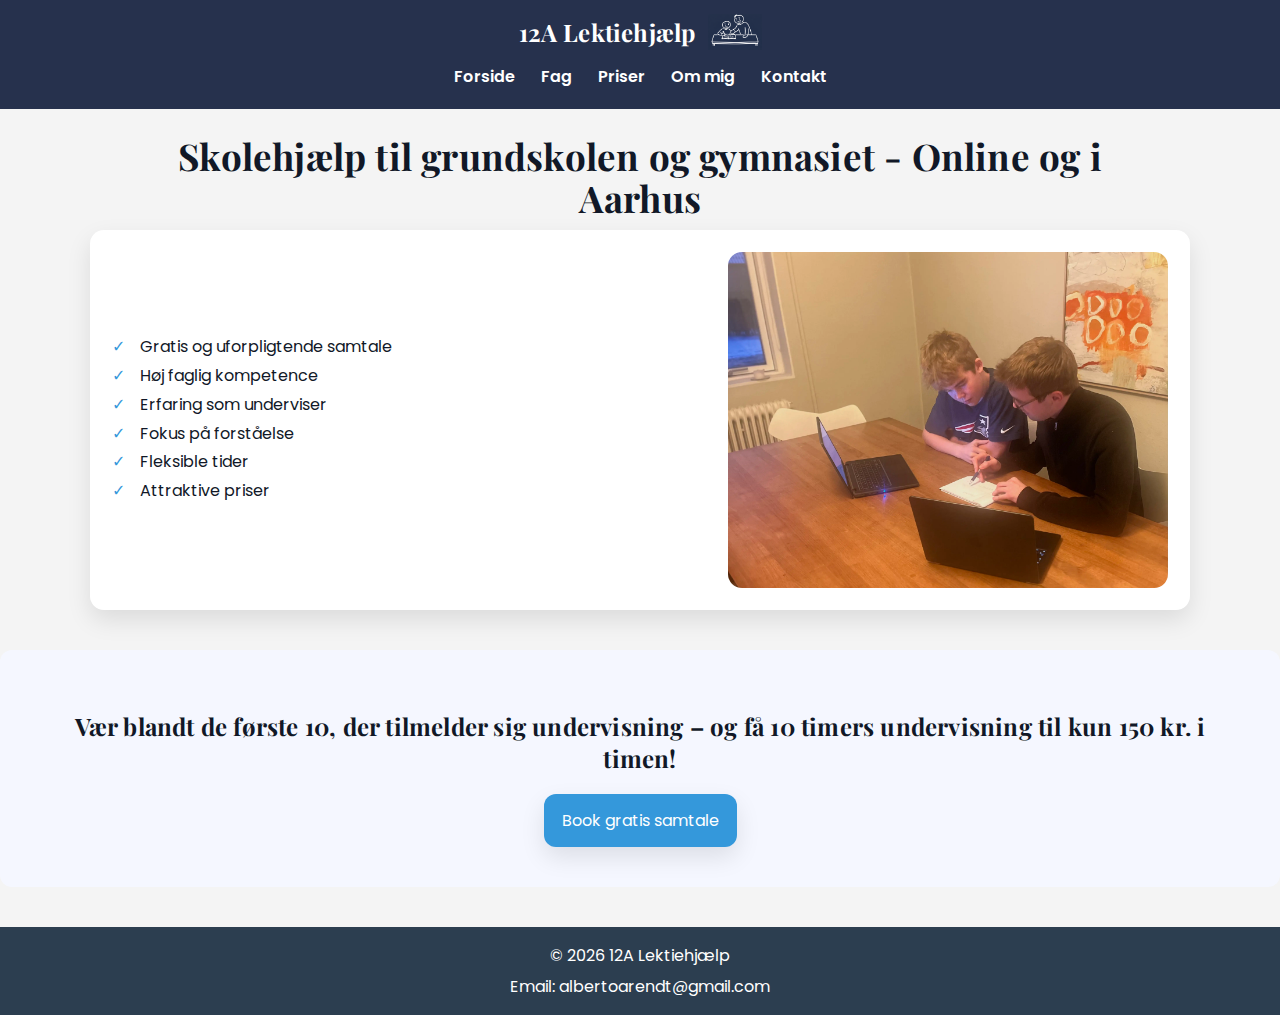
<file: index.html>
<!DOCTYPE html>
<html lang="da">
<head>
    <meta name="viewport" content="width=device-width, initial-scale=1.0">
    <meta charset="UTF-8">
    <title>Lektiehjælp online og i Aarhus – Gratis samtale | 12A Lektiehjælp</title>
    <meta name="description" content="Personlig lektiehjælp i matematik, dansk og engelsk. Tryg undervisning der løfter karakterer og selvtillid. Book gratis samtale – begrænsede pladser.">    <link rel="stylesheet" href="css/style.css">
    <meta name="robots" content="index, follow">
    <script src="js/script.js" defer></script>
</head>
<body>

    <header>
        <div>
            <h1>12A Lektiehjælp</h1>
            <img class="logo" src="./billeder/logo.png" alt="Elev med hånd i vejret">
        </div>

        <nav>
            <a href="index.html">Forside</a>
            <a href="ydelser.html">Fag</a>
            <a href="priser.html">Priser</a>
            <a href="om-mig.html">Om mig</a>
            <a href="kontakt.html">Kontakt</a>
        </nav>
    </header>

    <main>
        <h2 id="overskrift">Skolehjælp til grundskolen og gymnasiet - Online og i Aarhus</h2>
        <div class="hero-content">
            <ul>
                <li>Gratis og uforpligtende samtale</li>
                <li>Høj faglig kompetence</li>
                <li>Erfaring som underviser</li>
                <li>Fokus på forståelse</li>
                <li>Fleksible tider</li>
                <li>Attraktive priser</li>
            </ul>
            <img class="pic" src="./billeder/hero.png" alt="Elev får lektiehjælp">
        </div>
        <div class="cta">
            <h2>Vær blandt de første 10, der tilmelder sig undervisning – og få 10 timers undervisning til kun 150 kr. i timen!</h2>
            <a class="btn" href="kontakt.html">Book gratis samtale</a>
        </div>

    </main>


    <footer>
        <p>© 2026 12A Lektiehjælp</p>
        <p>Email: albertoarendt@gmail.com</p>
    </footer>

</body>

</html>
</file>
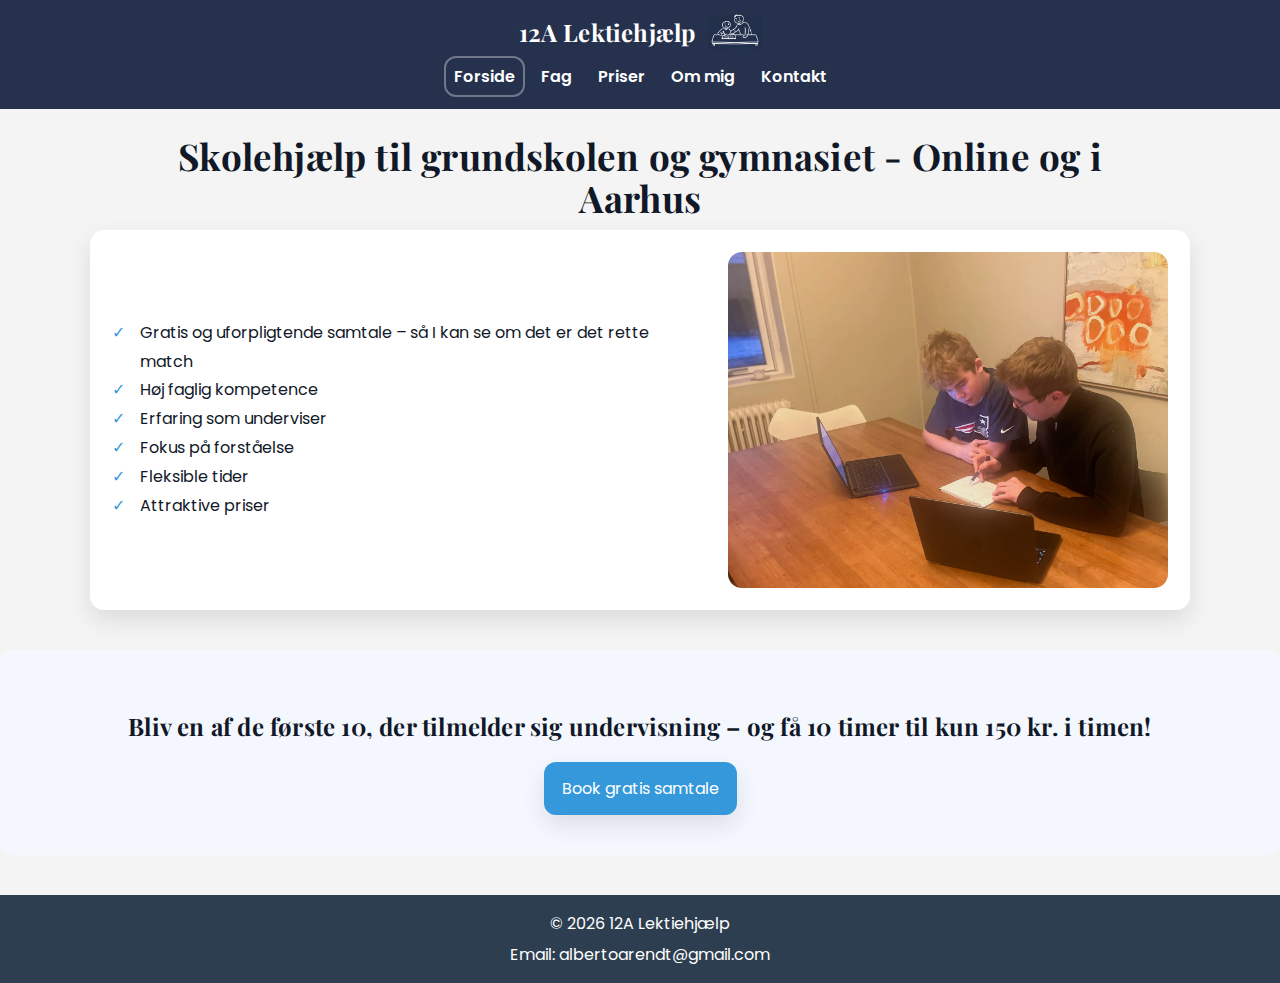
<file: Lektiehjaelp Hjemmeside/index.html>
<!DOCTYPE html>
<html lang="da">
<head>
    <meta name="viewport" content="width=device-width, initial-scale=1.0">
    <meta charset="UTF-8">
    <title>Lektiehjælp online og i Aarhus – Gratis samtale | 12A Lektiehjælp</title>
    <meta name="description" content="Personlig lektiehjælp i matematik, dansk og engelsk. Tryg undervisning der løfter karakterer og selvtillid. Book gratis samtale – begrænsede pladser.">    <link rel="stylesheet" href="css/style.css">
    <meta name="robots" content="index, follow">
    <script src="js/script.js" defer></script>
</head>
<body>

    <header>
        <div>
            <h1>12A Lektiehjælp</h1>
            <img class="logo" src="./billeder/logo.png" alt="Elev med hånd i vejret">
        </div>

        <nav>
            <a href="index.html">Forside</a>
            <a href="ydelser.html">Fag</a>
            <a href="priser.html">Priser</a>
            <a href="om-mig.html">Om mig</a>
            <a href="kontakt.html">Kontakt</a>
        </nav>
    </header>

    <main>
        <h2 id="overskrift">Skolehjælp til grundskolen og gymnasiet - Online og i Aarhus</h2>
        <div class="hero-content">
            <ul>
                <li>Gratis og uforpligtende samtale – så I kan se om det er det rette match</li>
                <li>Høj faglig kompetence</li>
                <li>Erfaring som underviser</li>
                <li>Fokus på forståelse</li>
                <li>Fleksible tider</li>
                <li>Attraktive priser</li>
            </ul>
            <img class="pic" src="./billeder/hero.png" alt="Elev får lektiehjælp">
        </div>
        <div class="cta">
            <h2>Bliv en af de første 10, der tilmelder sig undervisning – og få 10 timer til kun 150 kr. i timen!</h2>
            <a class="btn" href="kontakt.html">Book gratis samtale</a>
        </div>

    </main>


    <footer>
        <p>© 2026 12A Lektiehjælp</p>
        <p>Email: albertoarendt@gmail.com</p>
    </footer>

</body>

</html>
</file>
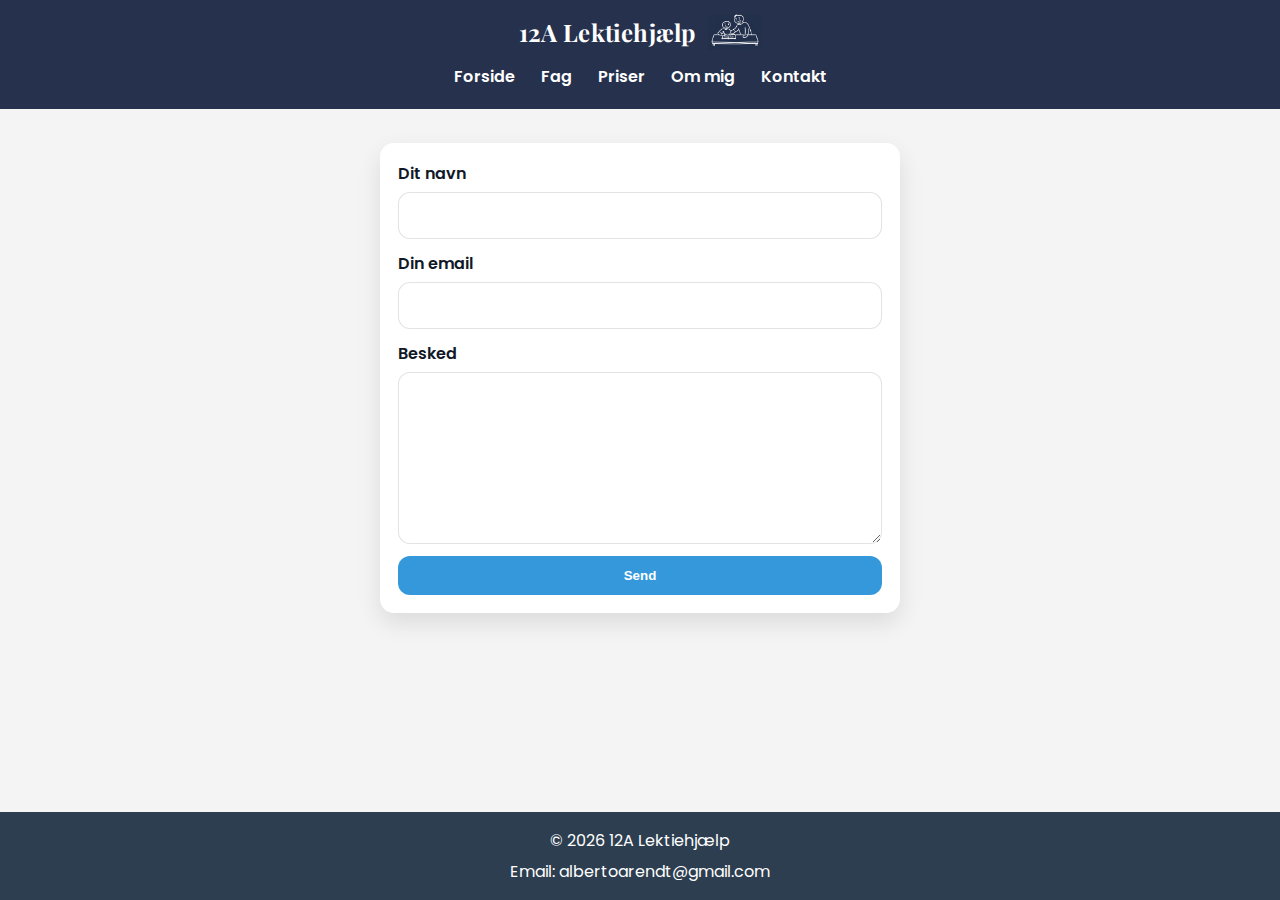
<file: kontakt.html>
<!DOCTYPE html>
<html lang="da">
<head>
    <meta name="viewport" content="width=device-width, initial-scale=1.0">
    <meta charset="UTF-8">
    <title>Book lektiehjælp i dag | 12A Lektiehjælp</title>
    <meta name="description" content="Book lektiehjælp eller gratis samtale i dag. Hurtigt svar og fleksible tider. Få hjælp allerede denne uge.">
    <link rel="stylesheet" href="css/style.css">
    <script src="js/script.js" defer></script>
</head>
<body>

    <header>
        <div>
            <h1>12A Lektiehjælp</h1>
            <img class="logo" src="./billeder/logo.png" alt="Elev med hånd i vejret">
        </div>

        <nav>
            <a href="index.html">Forside</a>
            <a href="ydelser.html">Fag</a>
            <a href="priser.html">Priser</a>
            <a href="om-mig.html">Om mig</a>
            <a href="kontakt.html">Kontakt</a>
        </nav>
    </header>

    <main>
    <form class="contact-form" action="https://formsubmit.co/albertoarendt@gmail.com" method="POST">
        <!-- FormSubmit: sender beskeden til mail. -->
        <input type="hidden" name="_subject" value="Ny henvendelse fra 12A Lektiehjælp">
        <input type="hidden" name="_captcha" value="false">
        <input type="hidden" name="_template" value="table">
        <input type="hidden" name="_next" value="https://albert0201.github.io/12alektiehjaelp/tak.html">
        <!-- Honeypot (anti-spam) -->
        <input type="text" name="_honey" style="display:none">
        <label>
        Dit navn
        <input type="text" name="name" autocomplete="name" required>
        </label>

        <label>
        Din email
        <input type="email" name="email" autocomplete="email" required>
        </label>

        <label>
        Besked
        <textarea name="message" rows="6" required></textarea>
        </label>

        <button type="submit">Send</button>
    </form>
    </main>

    <footer>
        <p>© 2026 12A Lektiehjælp</p>
        <p>Email: albertoarendt@gmail.com</p>
    </footer>

</body>
</html>
</file>
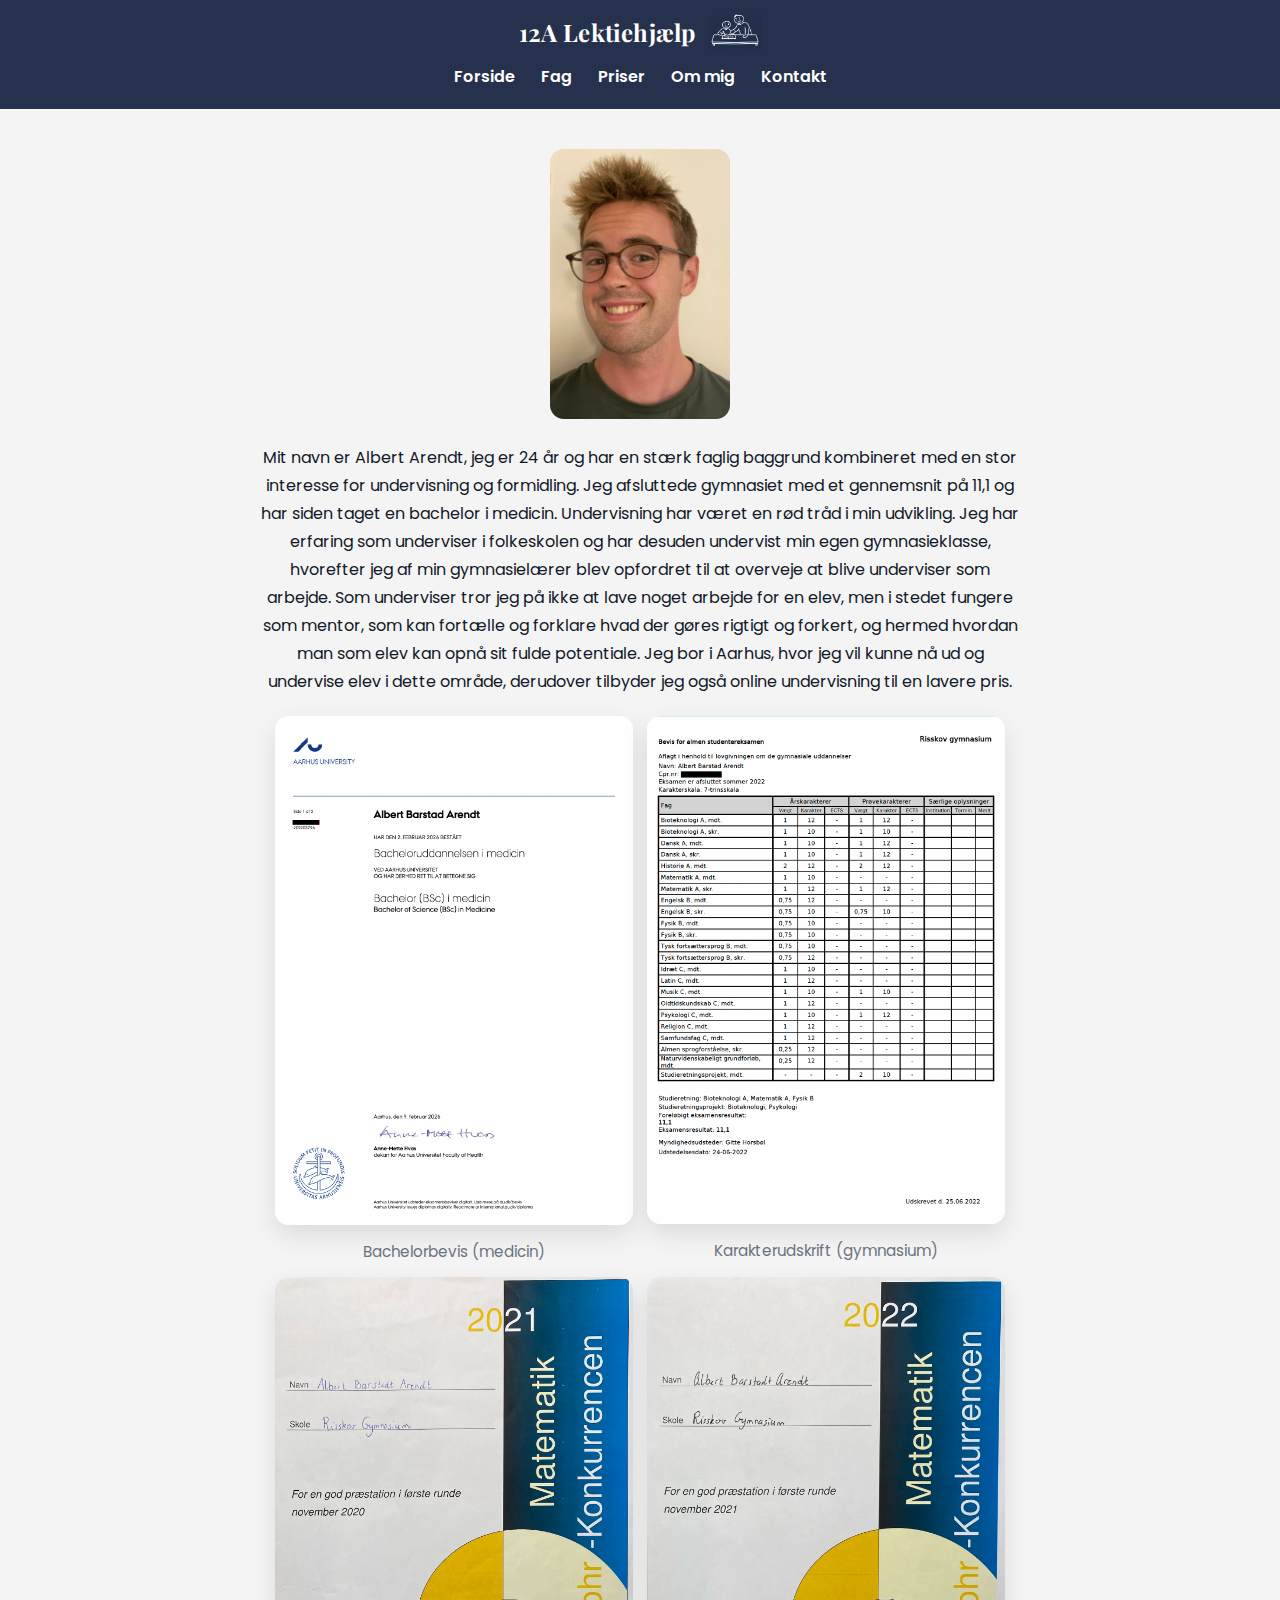
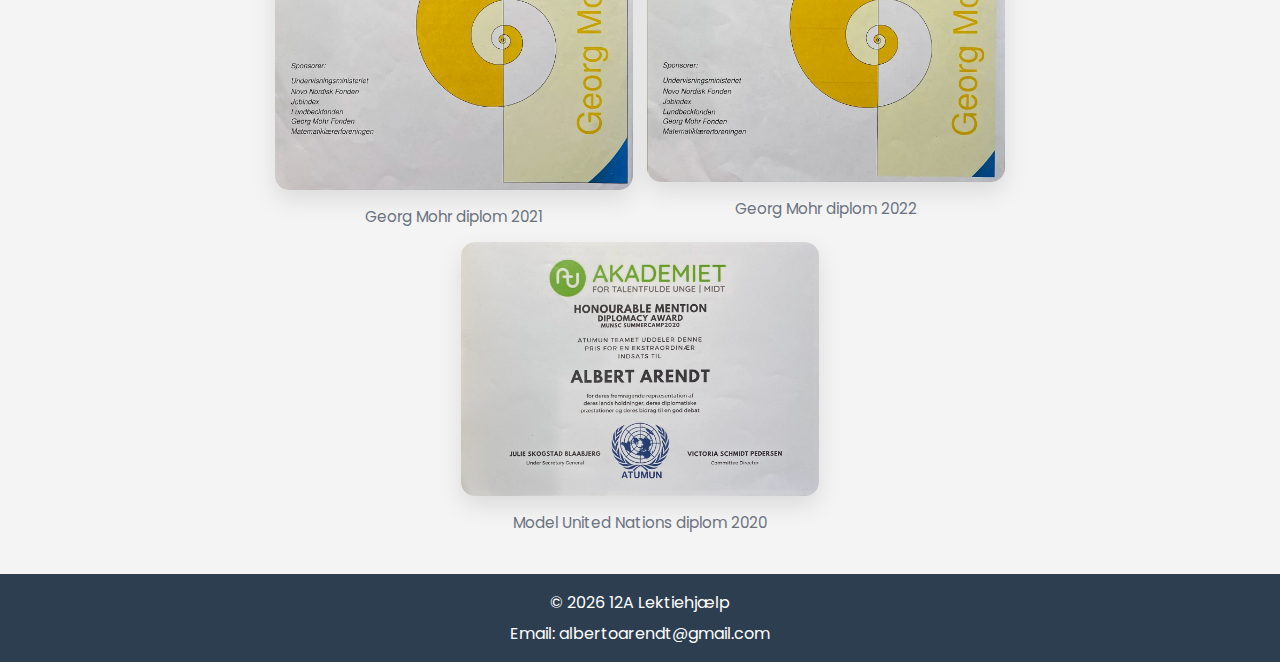
<file: om-mig.html>
<!DOCTYPE html>
<html lang="da">
<head>
    <meta name="viewport" content="width=device-width, initial-scale=1.0">
    <meta charset="UTF-8">
    <title>Din personlige lektiehjælper i Aarhus | 12A Lektiehjælp</title>
    <meta name="description" content="Engageret lektiehjælper med fokus på faglig forståelse og tryg læring. Lær at forstå stoffet – ikke bare løse opgaver.">
    <link rel="stylesheet" href="css/style.css">
    <script src="js/script.js" defer></script>
</head>
<body>

    <header>
        <div>
            <h1>12A Lektiehjælp</h1>
            <img class="logo" src="./billeder/logo.png" alt="Elev med hånd i vejret">
        </div>

        <nav>
            <a href="index.html">Forside</a>
            <a href="ydelser.html">Fag</a>
            <a href="priser.html">Priser</a>
            <a href="om-mig.html">Om mig</a>
            <a href="kontakt.html">Kontakt</a>
        </nav>
    </header>

    <main>
        <section class="about">
        <img src="billeder/profil.jpg" alt="Profilbillede">
        <p>
            Mit navn er Albert Arendt, jeg er 24 år og har en stærk faglig baggrund kombineret med en stor interesse for undervisning og formidling. Jeg afsluttede gymnasiet med et gennemsnit på 11,1 og har siden taget en bachelor i medicin.
            
            Undervisning har været en rød tråd i min udvikling. Jeg har erfaring som underviser i folkeskolen og har desuden undervist min egen gymnasieklasse, hvorefter jeg af min gymnasielærer blev opfordret til at overveje at blive underviser som arbejde.

            Som underviser tror jeg på ikke at lave noget arbejde for en elev, men i stedet fungere som mentor, som kan fortælle og forklare hvad der gøres rigtigt og forkert, og hermed hvordan man som elev kan opnå sit fulde potentiale.
            
            Jeg bor i Aarhus, hvor jeg vil kunne nå ud og undervise elev i dette område, derudover tilbyder jeg også online undervisning til en lavere pris.
        </p>
        </section>

        <section class="diplomer">
            <figure>
                <img loading="lazy" src="billeder/bachelor.png" alt="Bachelorbevis – Bacheloruddannelsen i medicin">
                <figcaption>Bachelorbevis (medicin)</figcaption>
            </figure>

            <figure>
                <img loading="lazy" src="billeder/gym.png" alt="Karakterudskrift fra gymnasiet">
                <figcaption>Karakterudskrift (gymnasium)</figcaption>
            </figure>

            <figure>
                <img loading="lazy" src="billeder/mohr21.webp" alt="Diplom for Georg Mohr konkurrencen i 2021">
                <figcaption>Georg Mohr diplom 2021</figcaption>
            </figure>

            <figure>
                <img loading="lazy" src="billeder/mohr22.webp" alt="Diplom for Georg Mohr konkurrencen i 2022">
                <figcaption>Georg Mohr diplom 2022</figcaption>
            </figure>

            <figure>
                <img loading="lazy" src="billeder/mun.webp" alt="Diplom for ATU Model United Nations konkurrence i 2020">
                <figcaption>Model United Nations diplom 2020</figcaption>
            </figure>
        </section>
    </main>


    <footer>
        <p>© 2026 12A Lektiehjælp</p>
        <p>Email: albertoarendt@gmail.com</p>
    </footer>

</body>
</html>
</file>
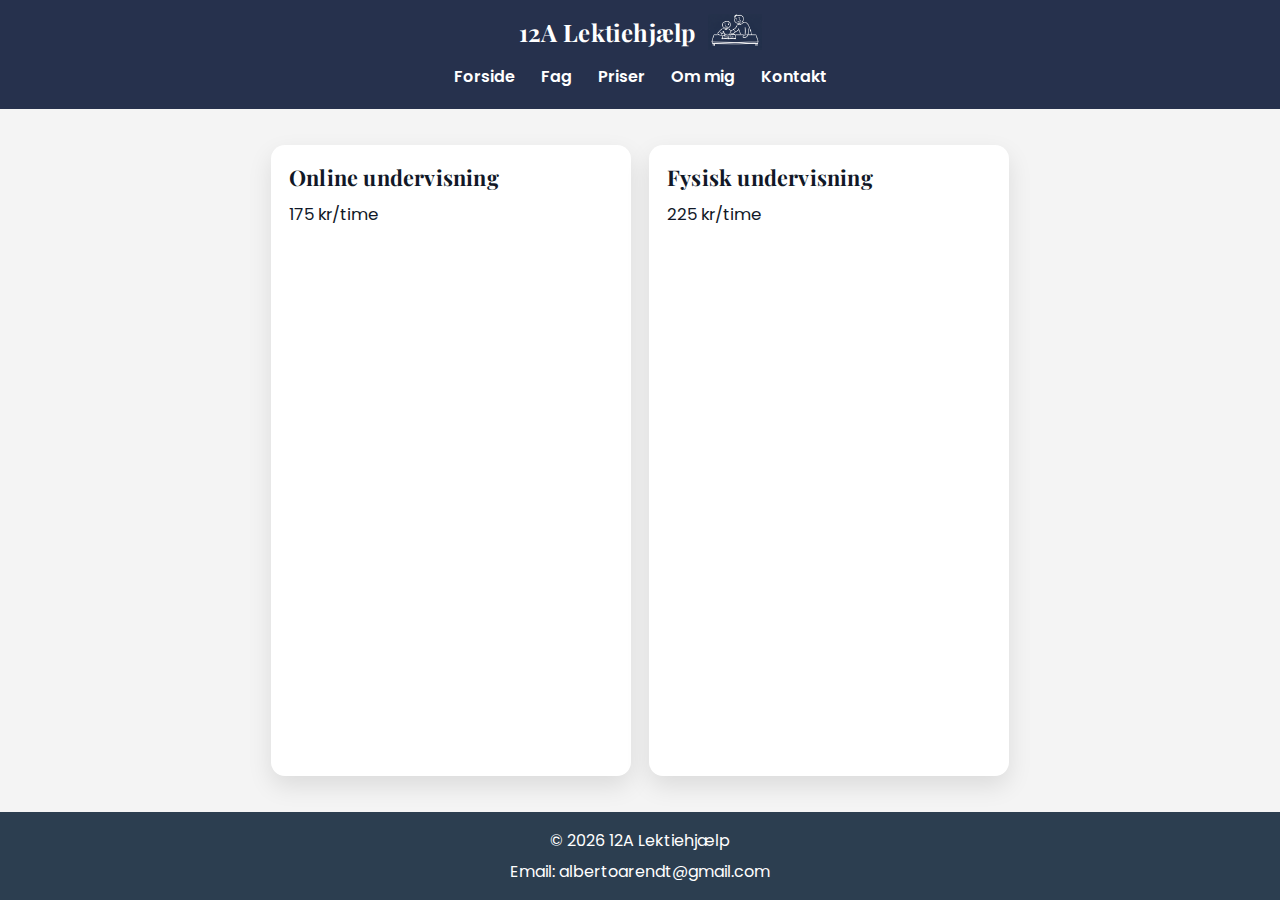
<file: priser.html>
<!DOCTYPE html>
<html lang="da">
<head>
    <meta name="viewport" content="width=device-width, initial-scale=1.0">
    <meta charset="UTF-8">
    <title>Priser på lektiehjælp – Ingen binding | 12A</title>
    <meta name="description" content="Fair priser på lektiehjælp uden binding. Gratis indledende samtale så vi finder det rette forløb.">
    <link rel="stylesheet" href="css/style.css">
    <script src="js/script.js" defer></script>
</head>
<body>
    <header>
        <div>
            <h1>12A Lektiehjælp</h1>
            <img class="logo" src="./billeder/logo.png" alt="Elev med hånd i vejret">
        </div>

        <nav>
            <a href="index.html">Forside</a>
            <a href="ydelser.html">Fag</a>
            <a href="priser.html">Priser</a>
            <a href="om-mig.html">Om mig</a>
            <a href="kontakt.html">Kontakt</a>
        </nav>
    </header>

    <main class="cards">
        <div class="card">
            <h3>Online undervisning</h3>
            <p>175 kr/time</p>
        </div>

        <div class="card">
            <h3>Fysisk undervisning</h3>
            <p>225 kr/time</p> 
        </div>
    </main>

    <footer>
        <p>© 2026 12A Lektiehjælp</p>
        <p>Email: albertoarendt@gmail.com</p>
    </footer>

</body>
</html>
</file>
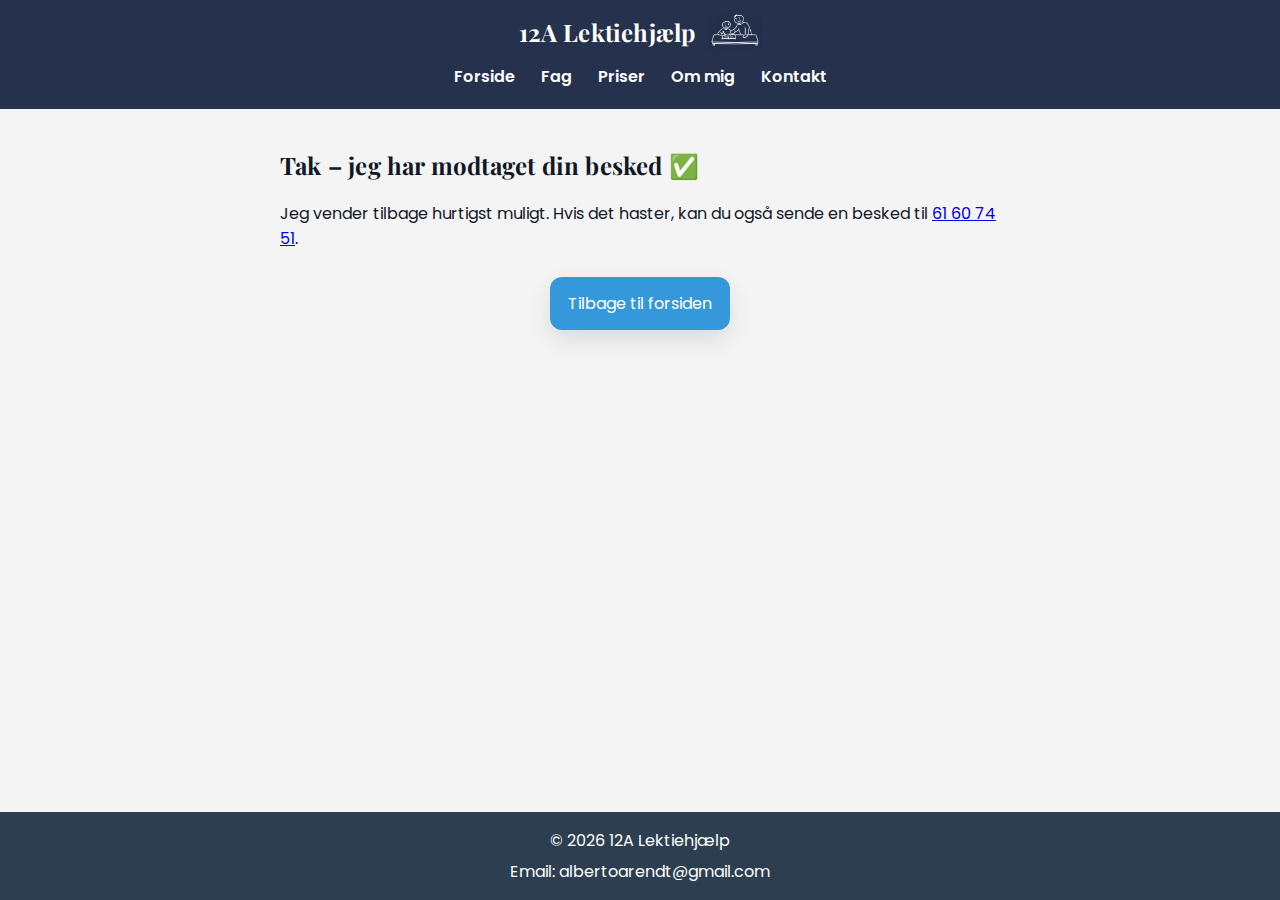
<file: tak.html>
<!DOCTYPE html>
<html lang="da">
<head>
  <meta name="viewport" content="width=device-width, initial-scale=1.0">
  <meta charset="UTF-8">
  <title>Tak for din besked | 12A Lektiehjælp</title>
  <meta name="description" content="Tak for din besked. Jeg vender hurtigt tilbage.">
  <link rel="stylesheet" href="css/style.css">
  <script src="js/script.js" defer></script>
</head>
<body>

  <header>
    <div>
      <h1>12A Lektiehjælp</h1>
      <img class="logo" src="./billeder/logo.png" alt="Elev med hånd i vejret">
    </div>

    <nav>
      <a href="index.html">Forside</a>
      <a href="ydelser.html">Fag</a>
      <a href="priser.html">Priser</a>
      <a href="om-mig.html">Om mig</a>
      <a href="kontakt.html">Kontakt</a>
    </nav>
  </header>

  <main>
    <section class="hero-box" style="max-width: 720px; margin: 40px auto;">
      <h2 style="margin-top:0">Tak – jeg har modtaget din besked ✅</h2>
      <p>Jeg vender tilbage hurtigst muligt. Hvis det haster, kan du også sende en besked til <a href="tel:+4561607451">61 60 74 51</a>.</p>
      <div class="parent">
        <a class="btn" href="index.html">Tilbage til forsiden</a>
      </div>
    </section>
  </main>

  <footer>
    <p>© 2026 12A Lektiehjælp</p>
    <p>Email: albertoarendt@gmail.com</p>
  </footer>

</body>
</html>
</file>
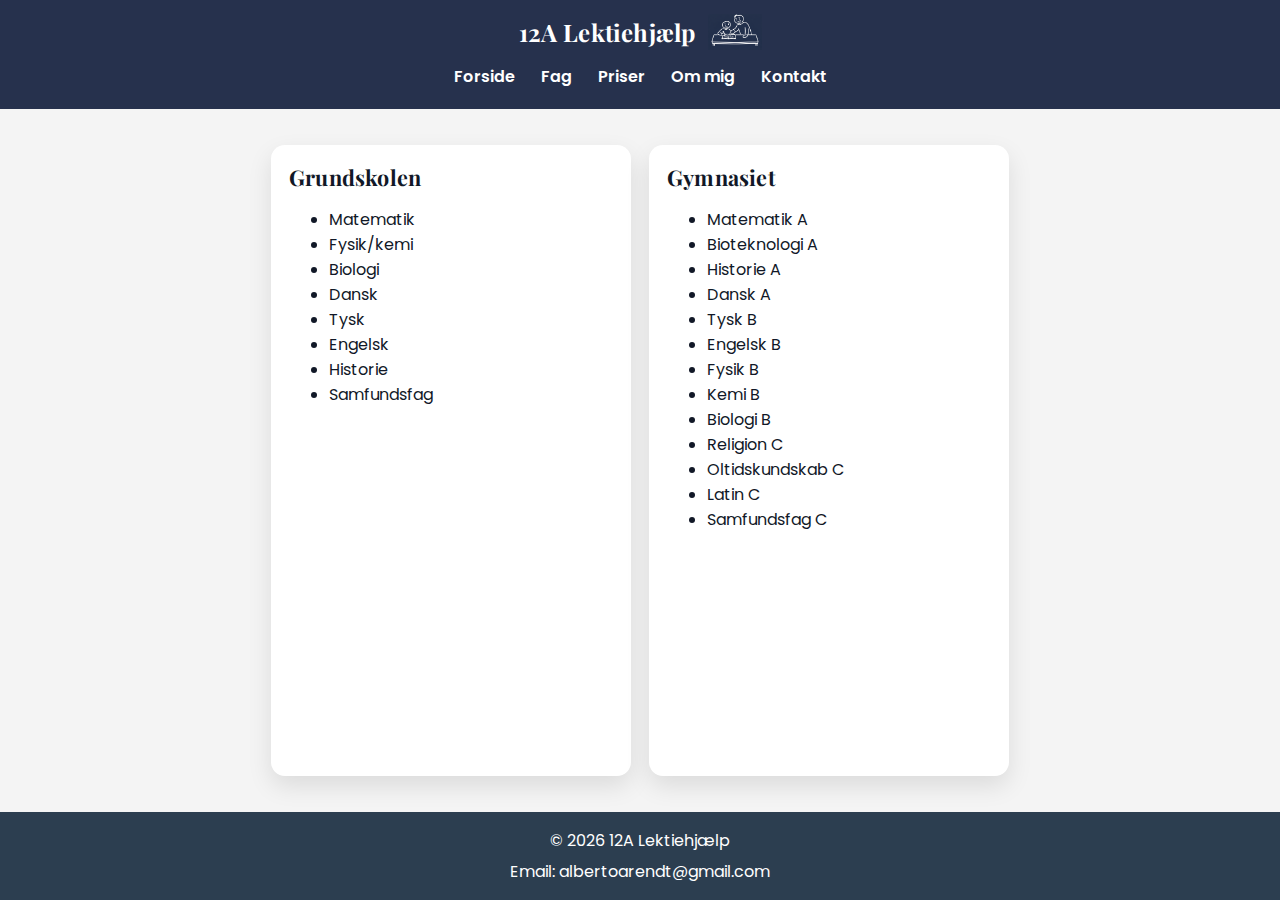
<file: ydelser.html>
<!DOCTYPE html>
<html lang="da">
<head>
    <meta name="viewport" content="width=device-width, initial-scale=1.0">
    <meta charset="UTF-8">
    <title>Lektiehjælp i matematik, dansk, engelsk og meget mere | 12A Lektiehjælp</title>
    <meta name="description" content="Skræddersyet lektiehjælp til grundskole og gymnasium. Online eller fysisk. Undervisning tilpasset den enkelte elev.">
    <link rel="stylesheet" href="css/style.css">
    <script src="js/script.js" defer></script></head>
<body>
    <header>
        <div>
            <h1>12A Lektiehjælp</h1>
            <img class="logo" src="./billeder/logo.png" alt="Elev med hånd i vejret">
        </div>

        
        <nav>
            <a href="index.html">Forside</a>
            <a href="ydelser.html">Fag</a>
            <a href="priser.html">Priser</a>
            <a href="om-mig.html">Om mig</a>
            <a href="kontakt.html">Kontakt</a>
        </nav>
    </header>

    <main class="cards">
        <div class="card">
            <h3>Grundskolen</h3>
            <ul>
                <li>Matematik</li> 
                <li>Fysik/kemi</li> 
                <li>Biologi</li> 
                <li>Dansk</li> 
                <li>Tysk</li> 
                <li>Engelsk</li> 
                <li>Historie</li> 
                <li>Samfundsfag</li> 
            </ul>
        </div>

        <div class="card">
            <h3>Gymnasiet</h3>
            <ul>
                <li>Matematik A</li> 
                <li>Bioteknologi A</li> 
                <li>Historie A</li> 
                <li>Dansk A</li> 
                <li>Tysk B</li> 
                <li>Engelsk B</li> 
                <li>Fysik B</li> 
                <li>Kemi B</li> 
                <li>Biologi B</li> 
                <li>Religion C</li> 
                <li>Oltidskundskab C</li> 
                <li>Latin C</li> 
                <li>Samfundsfag C</li> 
            </ul>
        </div>

    </main>

    <footer>
        <p>© 2026 12A Lektiehjælp</p>
        <p>Email: albertoarendt@gmail.com</p>
    </footer>
</body>
</html>
</file>
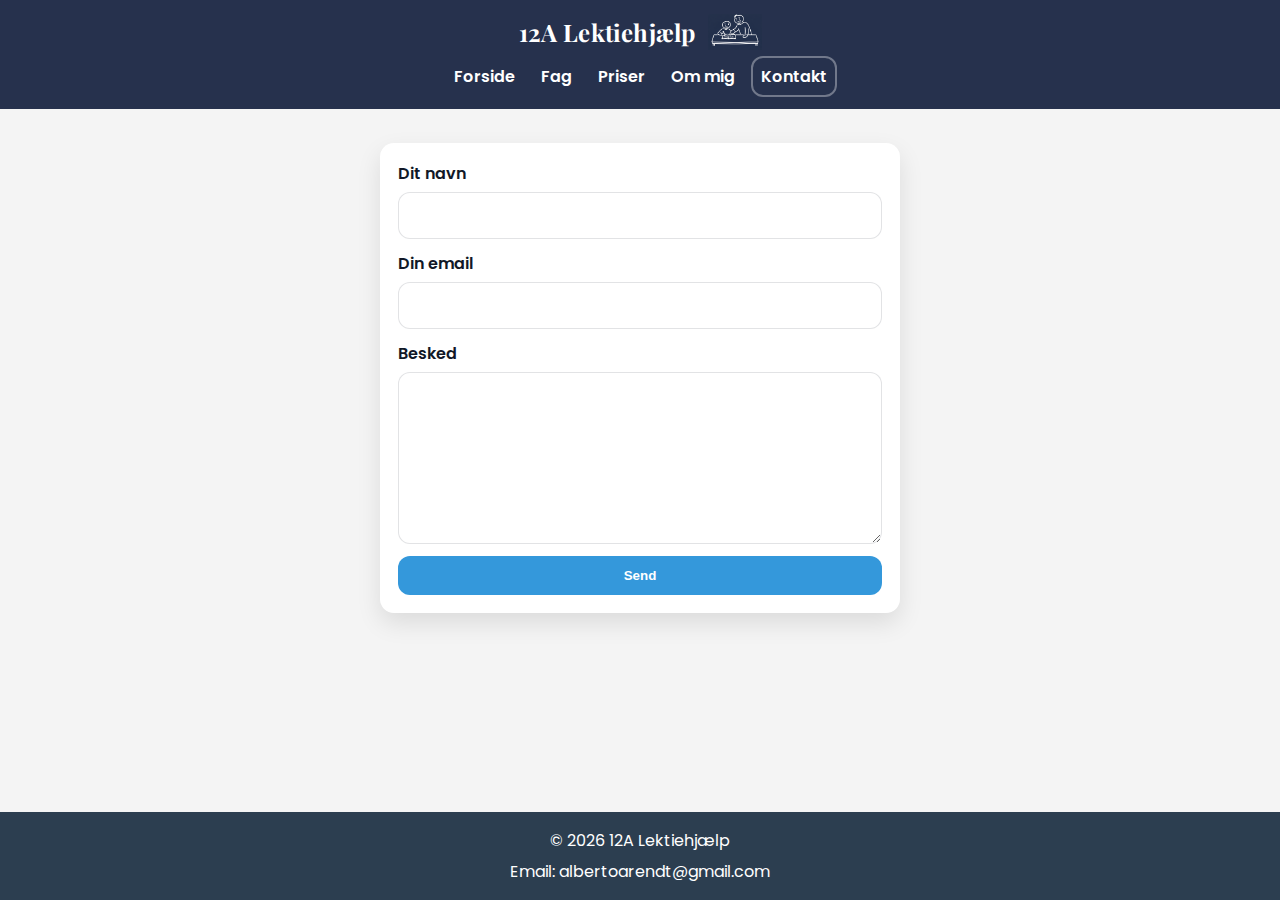
<file: Lektiehjaelp Hjemmeside/kontakt.html>
<!DOCTYPE html>
<html lang="da">
<head>
    <meta name="viewport" content="width=device-width, initial-scale=1.0">
    <meta charset="UTF-8">
    <title>Book lektiehjælp i dag | 12A Lektiehjælp</title>
    <meta name="description" content="Book lektiehjælp eller gratis samtale i dag. Hurtigt svar og fleksible tider. Få hjælp allerede denne uge.">
    <link rel="stylesheet" href="css/style.css">
    <script src="js/script.js" defer></script>
</head>
<body>

    <header>
        <div>
            <h1>12A Lektiehjælp</h1>
            <img class="logo" src="./billeder/logo.png" alt="Elev med hånd i vejret">
        </div>

        <nav>
            <a href="index.html">Forside</a>
            <a href="ydelser.html">Fag</a>
            <a href="priser.html">Priser</a>
            <a href="om-mig.html">Om mig</a>
            <a href="kontakt.html">Kontakt</a>
        </nav>
    </header>

    <main>
    <form class="contact-form" action="https://formsubmit.co/albertoarendt@gmail.com" method="POST">
        <!-- FormSubmit: sender beskeden til mail. -->
        <input type="hidden" name="_subject" value="Ny henvendelse fra 12A Lektiehjælp">
        <input type="hidden" name="_captcha" value="false">
        <input type="hidden" name="_template" value="table">
        <input type="hidden" name="_next" value="tak.html">
        <!-- Honeypot (anti-spam) -->
        <input type="text" name="_honey" style="display:none">
        <label>
        Dit navn
        <input type="text" name="name" autocomplete="name" required>
        </label>

        <label>
        Din email
        <input type="email" name="email" autocomplete="email" required>
        </label>

        <label>
        Besked
        <textarea name="message" rows="6" required></textarea>
        </label>

        <button type="submit">Send</button>
    </form>
    </main>

    <footer>
        <p>© 2026 12A Lektiehjælp</p>
        <p>Email: albertoarendt@gmail.com</p>
    </footer>

</body>
</html>
</file>
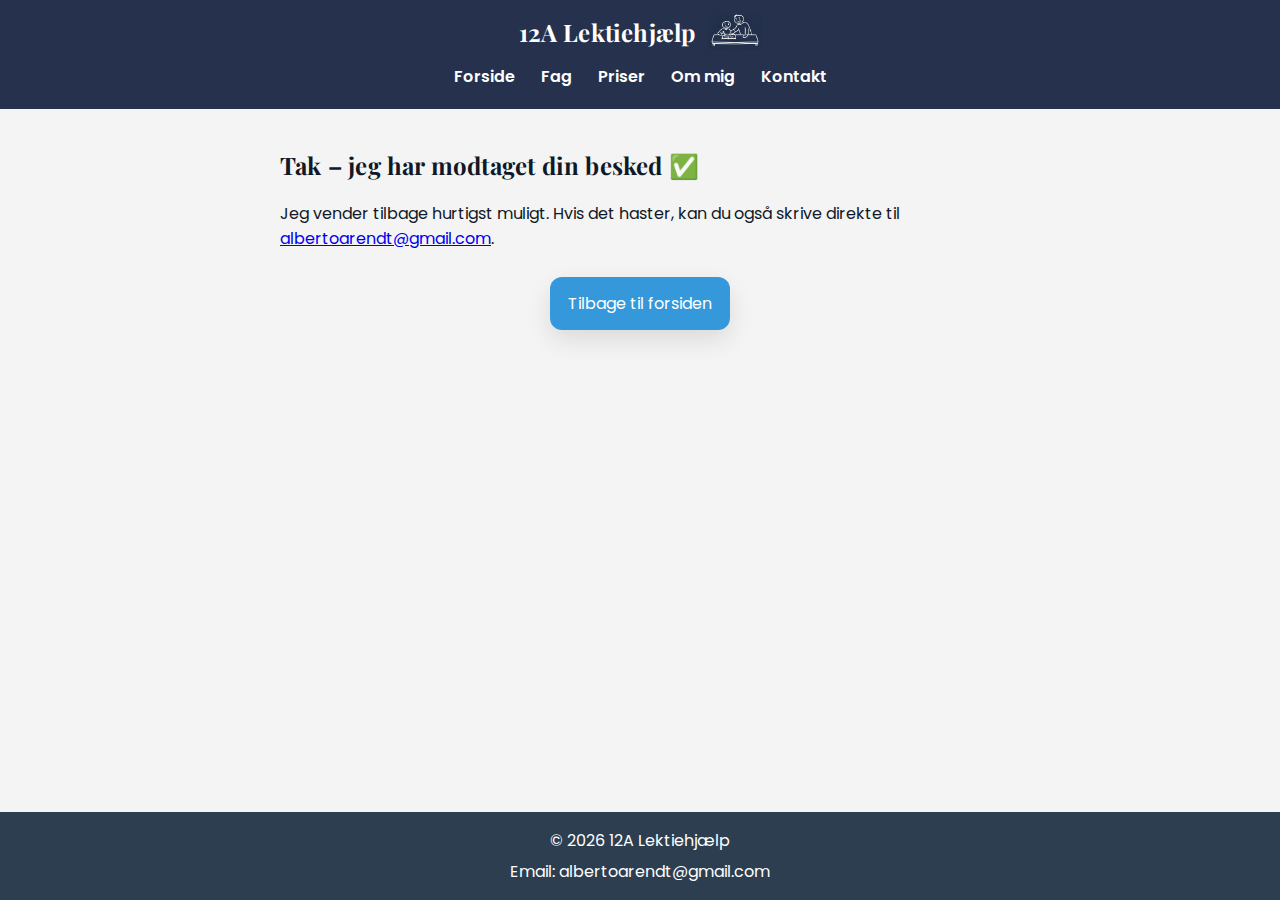
<file: Lektiehjaelp Hjemmeside/tak.html>
<!DOCTYPE html>
<html lang="da">
<head>
  <meta name="viewport" content="width=device-width, initial-scale=1.0">
  <meta charset="UTF-8">
  <title>Tak for din besked | 12A Lektiehjælp</title>
  <meta name="description" content="Tak for din besked. Jeg vender hurtigt tilbage.">
  <link rel="stylesheet" href="css/style.css">
  <script src="js/script.js" defer></script>
</head>
<body>

  <header>
    <div>
      <h1>12A Lektiehjælp</h1>
      <img class="logo" src="./billeder/logo.png" alt="Elev med hånd i vejret">
    </div>

    <nav>
      <a href="index.html">Forside</a>
      <a href="ydelser.html">Fag</a>
      <a href="priser.html">Priser</a>
      <a href="om-mig.html">Om mig</a>
      <a href="kontakt.html">Kontakt</a>
    </nav>
  </header>

  <main>
    <section class="hero-box" style="max-width: 720px; margin: 40px auto;">
      <h2 style="margin-top:0">Tak – jeg har modtaget din besked ✅</h2>
      <p>Jeg vender tilbage hurtigst muligt. Hvis det haster, kan du også skrive direkte til <a href="mailto:albertoarendt@gmail.com">albertoarendt@gmail.com</a>.</p>
      <div class="parent">
        <a class="btn" href="index.html">Tilbage til forsiden</a>
      </div>
    </section>
  </main>

  <footer>
    <p>© 2026 12A Lektiehjælp</p>
    <p>Email: albertoarendt@gmail.com</p>
  </footer>

</body>
</html>
</file>
<file: css/style.css>
/* Fonts */
@import url('https://fonts.googleapis.com/css2?family=Poppins:wght@300;400;600;700&family=Playfair+Display:wght@600;700&display=swap');

:root {
  --bg: #f4f4f4;
  --surface: #ffffff;
  --text: #111827;
  --muted: #6b7280;

  --nav: #26314d;
  --footer: #2c3e50;

  --primary: #3498db;
  --primary-dark: #2980b9;

  --radius: 14px;
  --shadow: 0 10px 24px rgba(0, 0, 0, 0.10);
}

* {
  box-sizing: border-box;
}

html,
body {
  height: 100%;
  margin: 0;
}

body {
  font-family: "Poppins", system-ui, -apple-system, Segoe UI, Roboto, Arial, sans-serif;
  background-color: var(--bg);
  color: var(--text);
  display: flex;
  flex-direction: column;
  min-height: 100vh;
}

h1,
h2,
h3 {
  font-family: "Playfair Display", Georgia, "Times New Roman", serif;
  letter-spacing: 0.2px;
}

header {
  background-color: var(--nav);
  color: white;
  padding: 14px 16px;
}

header > div {
  display: flex;
  align-items: center;
  justify-content: center;
  gap: 12px;
  flex-wrap: wrap;
}

header h1 {
  margin: 0;
  font-size: 1.5rem;
}

.logo {
  width: 54px;
  height: auto;
}

nav {
  display: flex;
  justify-content: center;
  flex-wrap: wrap;
  gap: 10px;
  margin-top: 8px;
}

nav a {
  color: white;
  text-decoration: none;
  font-weight: 600;
  padding: 6px 8px;
  border-radius: 10px;
}

nav a:hover {
  text-decoration: underline;
}

nav a.active {
  outline: 2px solid rgba(255, 255, 255, 0.35);
}

main {
  flex: 1;
}

/* Footer */
footer {
  background-color: var(--footer);
  color: white;
  padding: 10px 16px;
}

footer p {
  margin: 6px 0;
  text-align: center;
}

/* Buttons */
.btn {
  display: inline-block;
  padding: 14px 18px;
  background-color: var(--primary);
  color: white;
  text-decoration: none;
  border-radius: 12px;
  box-shadow: var(--shadow);
}

.btn:hover {
  background-color: var(--primary-dark);
}

.parent {
  text-align: center;
  padding: 10px 16px 40px;
}

/* Forside / hero */
#overskrift {
  text-align: center;
  margin: 26px auto 10px;
  max-width: 980px;
  padding: 0 16px;
  font-size: clamp(1.5rem, 3.5vw, 2.3rem);
  line-height: 1.15;
}

.hero-content {
  display: flex;
  gap: 26px;
  align-items: center;
  justify-content: space-between;
  padding: 22px;
  max-width: 1100px;
  margin: 0 auto;
  background: var(--surface);
  border-radius: var(--radius);
  box-shadow: var(--shadow);
}

.hero-content ul {
  margin: 0;
  padding: 0;
  list-style: none;
  line-height: 1.8;
}

.hero-content li {
  position: relative;
  padding-left: 28px;
}

.hero-content li::before {
  content: "✓";
  position: absolute;
  left: 0;
  top: 0;
  color: var(--primary);
  font-weight: 700;
}

.pic {
  max-width: 440px;
  width: 100%;
  height: auto;
  border-radius: var(--radius);
}

@media (max-width: 800px) {
  .hero-content {
    flex-direction: column;
    align-items: stretch;
  }
}

/* Cards (Fag + Priser) */
.cards {
  display: flex;
  justify-content: center;
  gap: 18px;
  padding: 36px 16px;
  flex-wrap: wrap;
  height: auto;   /* eller bare fjern height-linjen */
}

.card {
  background: var(--surface);
  padding: 18px 18px 16px;
  width: clamp(260px, 34vw, 360px);
  border-radius: var(--radius);
  box-shadow: var(--shadow);
}

.card h3 {
  margin: 0 0 10px;
  font-size: 1.35rem;
}

.card p {
  margin: 0;
  font-size: 1.05rem;
}

/* Om mig */
.about {
  padding: 40px 16px 10px;
  text-align: center;
  max-width: 1000px;
  margin: 0 auto;
}

.about img {
  width: min(180px, 45vw);
  height: auto;
  border-radius: 14px;
}

.about p {
  margin: 18px auto 0;
  max-width: 760px;
  line-height: 1.75;
}

.diplomer {
  display: flex;
  justify-content: center;
  align-items: flex-start;
  flex-wrap: wrap;
  gap: 14px;
  padding: 10px 16px 40px;
  max-width: 1100px;
  margin: 0 auto;
}

.diplomer img {
  width: clamp(240px, 28vw, 360px);
  height: auto;
  border-radius: var(--radius);
  box-shadow: var(--shadow);
  background: var(--surface);
}

.diplomer figure {
  margin: 0;
}

.diplomer figcaption {
  margin-top: 8px;
  text-align: center;
  color: var(--muted);
  font-size: 0.95rem;
}

/* Kontakt */
.contact-form {
  max-width: 520px;
  margin: 34px auto;
  padding: 18px;
}

form.contact-form {
  background: var(--surface);
  border-radius: var(--radius);
  box-shadow: var(--shadow);
  padding: 18px;
  display: flex;
  flex-direction: column;
  gap: 12px;
}

form.contact-form label {
  display: flex;
  flex-direction: column;
  gap: 6px;
  font-weight: 600;
}

form.contact-form input,
form.contact-form textarea {
  width: 100%;
  border: 1px solid rgba(17, 24, 39, 0.12);
  border-radius: 12px;
  padding: 10px 12px;
  font: inherit;
}

form.contact-form textarea {
  resize: vertical;
}

form.contact-form button {
  cursor: pointer;
  border: none;
  border-radius: 12px;
  padding: 12px 14px;
  background: var(--primary);
  color: white;
  font-weight: 700;
}

form.contact-form button:hover {
  background: var(--primary-dark);
}

.cta {
  background: #f5f7ff;
  padding: 40px;
  text-align: center;
  border-radius: 12px;
  margin: 40px 0;
}

.cta-button {
  display: inline-block;
  margin-top: 15px;
  padding: 12px 24px;
  background: #2d5bff;
  color: white;
  text-decoration: none;
  border-radius: 8px;
  font-weight: 600;
}
</file>
<file: Lektiehjaelp Hjemmeside/css/style.css>
/* Fonts */
@import url('https://fonts.googleapis.com/css2?family=Poppins:wght@300;400;600;700&family=Playfair+Display:wght@600;700&display=swap');

:root {
  --bg: #f4f4f4;
  --surface: #ffffff;
  --text: #111827;
  --muted: #6b7280;

  --nav: #26314d;
  --footer: #2c3e50;

  --primary: #3498db;
  --primary-dark: #2980b9;

  --radius: 14px;
  --shadow: 0 10px 24px rgba(0, 0, 0, 0.10);
}

* {
  box-sizing: border-box;
}

html,
body {
  height: 100%;
  margin: 0;
}

body {
  font-family: "Poppins", system-ui, -apple-system, Segoe UI, Roboto, Arial, sans-serif;
  background-color: var(--bg);
  color: var(--text);
  display: flex;
  flex-direction: column;
  min-height: 100vh;
}

h1,
h2,
h3 {
  font-family: "Playfair Display", Georgia, "Times New Roman", serif;
  letter-spacing: 0.2px;
}

header {
  background-color: var(--nav);
  color: white;
  padding: 14px 16px;
}

header > div {
  display: flex;
  align-items: center;
  justify-content: center;
  gap: 12px;
  flex-wrap: wrap;
}

header h1 {
  margin: 0;
  font-size: 1.5rem;
}

.logo {
  width: 54px;
  height: auto;
}

nav {
  display: flex;
  justify-content: center;
  flex-wrap: wrap;
  gap: 10px;
  margin-top: 8px;
}

nav a {
  color: white;
  text-decoration: none;
  font-weight: 600;
  padding: 6px 8px;
  border-radius: 10px;
}

nav a:hover {
  text-decoration: underline;
}

nav a.active {
  outline: 2px solid rgba(255, 255, 255, 0.35);
}

main {
  flex: 1;
}

/* Footer */
footer {
  background-color: var(--footer);
  color: white;
  padding: 10px 16px;
}

footer p {
  margin: 6px 0;
  text-align: center;
}

/* Buttons */
.btn {
  display: inline-block;
  padding: 14px 18px;
  background-color: var(--primary);
  color: white;
  text-decoration: none;
  border-radius: 12px;
  box-shadow: var(--shadow);
}

.btn:hover {
  background-color: var(--primary-dark);
}

.parent {
  text-align: center;
  padding: 10px 16px 40px;
}

/* Forside / hero */
#overskrift {
  text-align: center;
  margin: 26px auto 10px;
  max-width: 980px;
  padding: 0 16px;
  font-size: clamp(1.5rem, 3.5vw, 2.3rem);
  line-height: 1.15;
}

.hero-content {
  display: flex;
  gap: 26px;
  align-items: center;
  justify-content: space-between;
  padding: 22px;
  max-width: 1100px;
  margin: 0 auto;
  background: var(--surface);
  border-radius: var(--radius);
  box-shadow: var(--shadow);
}

.hero-content ul {
  margin: 0;
  padding: 0;
  list-style: none;
  line-height: 1.8;
}

.hero-content li {
  position: relative;
  padding-left: 28px;
}

.hero-content li::before {
  content: "✓";
  position: absolute;
  left: 0;
  top: 0;
  color: var(--primary);
  font-weight: 700;
}

.pic {
  max-width: 440px;
  width: 100%;
  height: auto;
  border-radius: var(--radius);
}

@media (max-width: 800px) {
  .hero-content {
    flex-direction: column;
    align-items: stretch;
  }
}

/* Cards (Fag + Priser) */
.cards {
  display: flex;
  justify-content: center;
  gap: 18px;
  padding: 36px 16px;
  flex-wrap: wrap;
  height: auto;   /* eller bare fjern height-linjen */
}

.card {
  background: var(--surface);
  padding: 18px 18px 16px;
  width: clamp(260px, 34vw, 360px);
  border-radius: var(--radius);
  box-shadow: var(--shadow);
}

.card h3 {
  margin: 0 0 10px;
  font-size: 1.35rem;
}

.card p {
  margin: 0;
  font-size: 1.05rem;
}

/* Om mig */
.about {
  padding: 40px 16px 10px;
  text-align: center;
  max-width: 1000px;
  margin: 0 auto;
}

.about img {
  width: min(180px, 45vw);
  height: auto;
  border-radius: 14px;
}

.about p {
  margin: 18px auto 0;
  max-width: 760px;
  line-height: 1.75;
}

.diplomer {
  display: flex;
  justify-content: center;
  align-items: flex-start;
  flex-wrap: wrap;
  gap: 14px;
  padding: 10px 16px 40px;
  max-width: 1100px;
  margin: 0 auto;
}

.diplomer img {
  width: clamp(240px, 28vw, 360px);
  height: auto;
  border-radius: var(--radius);
  box-shadow: var(--shadow);
  background: var(--surface);
}

.diplomer figure {
  margin: 0;
}

.diplomer figcaption {
  margin-top: 8px;
  text-align: center;
  color: var(--muted);
  font-size: 0.95rem;
}

/* Kontakt */
.contact-form {
  max-width: 520px;
  margin: 34px auto;
  padding: 18px;
}

form.contact-form {
  background: var(--surface);
  border-radius: var(--radius);
  box-shadow: var(--shadow);
  padding: 18px;
  display: flex;
  flex-direction: column;
  gap: 12px;
}

form.contact-form label {
  display: flex;
  flex-direction: column;
  gap: 6px;
  font-weight: 600;
}

form.contact-form input,
form.contact-form textarea {
  width: 100%;
  border: 1px solid rgba(17, 24, 39, 0.12);
  border-radius: 12px;
  padding: 10px 12px;
  font: inherit;
}

form.contact-form textarea {
  resize: vertical;
}

form.contact-form button {
  cursor: pointer;
  border: none;
  border-radius: 12px;
  padding: 12px 14px;
  background: var(--primary);
  color: white;
  font-weight: 700;
}

form.contact-form button:hover {
  background: var(--primary-dark);
}

.cta {
  background: #f5f7ff;
  padding: 40px;
  text-align: center;
  border-radius: 12px;
  margin: 40px 0;
}

.cta-button {
  display: inline-block;
  margin-top: 15px;
  padding: 12px 24px;
  background: #2d5bff;
  color: white;
  text-decoration: none;
  border-radius: 8px;
  font-weight: 600;
}
</file>
